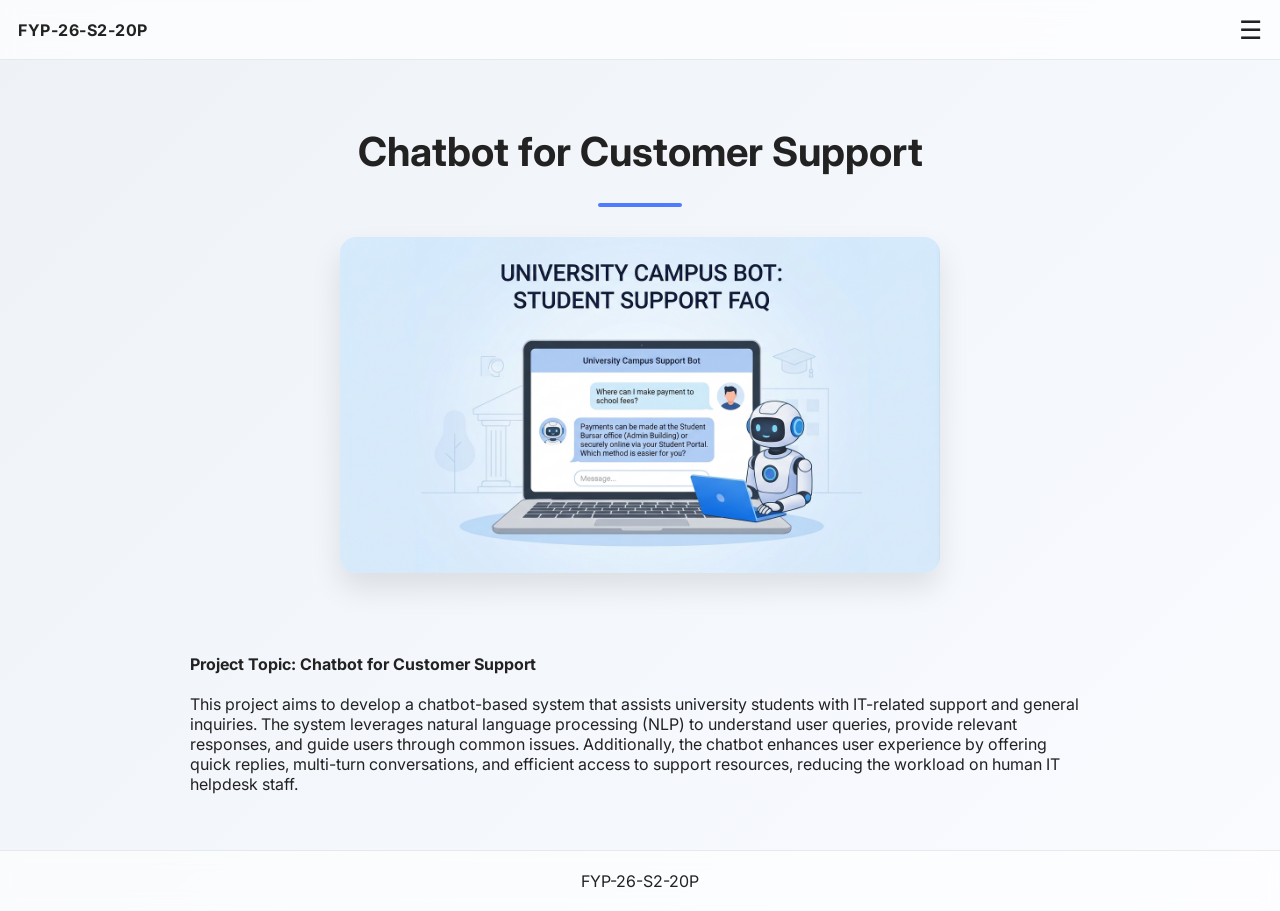
<file: index.html>
<!DOCTYPE html>
<html>
<head>
  <title>Home</title>
  <meta name="viewport" content="width=device-width, initial-scale=1.0">
  <link rel="stylesheet" href="style.css">
</head>

<body>

<div class="topbar">
  <div class="group-title">FYP-26-S2-20P</div>
  <div class="hamburger" onclick="toggleMenu()">☰</div>

  <div class="menu" id="menu">
    <a href="index.html">Project Summary</a>
    <a href="marketing.html">Marketing Tools</a>
    <a href="team.html">About Team</a>
    <a href="doc.html">Documentation</a>
  </div>
</div>

<div class="page-content">
  <h1>Chatbot for Customer Support</h1>
  <hr>

  <div class="image-box">
    <img src="chatbot.png">
  </div><br><br>

  <p>
    <b>Project Topic: Chatbot for Customer Support</b><br><br>

    This project aims to develop a chatbot-based system that assists university students
    with IT-related support and general inquiries. The system leverages natural language
    processing (NLP) to understand user queries, provide relevant responses, and guide users
    through common issues. Additionally, the chatbot enhances user experience by offering
    quick replies, multi-turn conversations, and efficient access to support resources,
    reducing the workload on human IT helpdesk staff.
  </p>
</div>

<footer>FYP-26-S2-20P</footer>

<script src="script.js"></script>
</body>
</html>
</file>
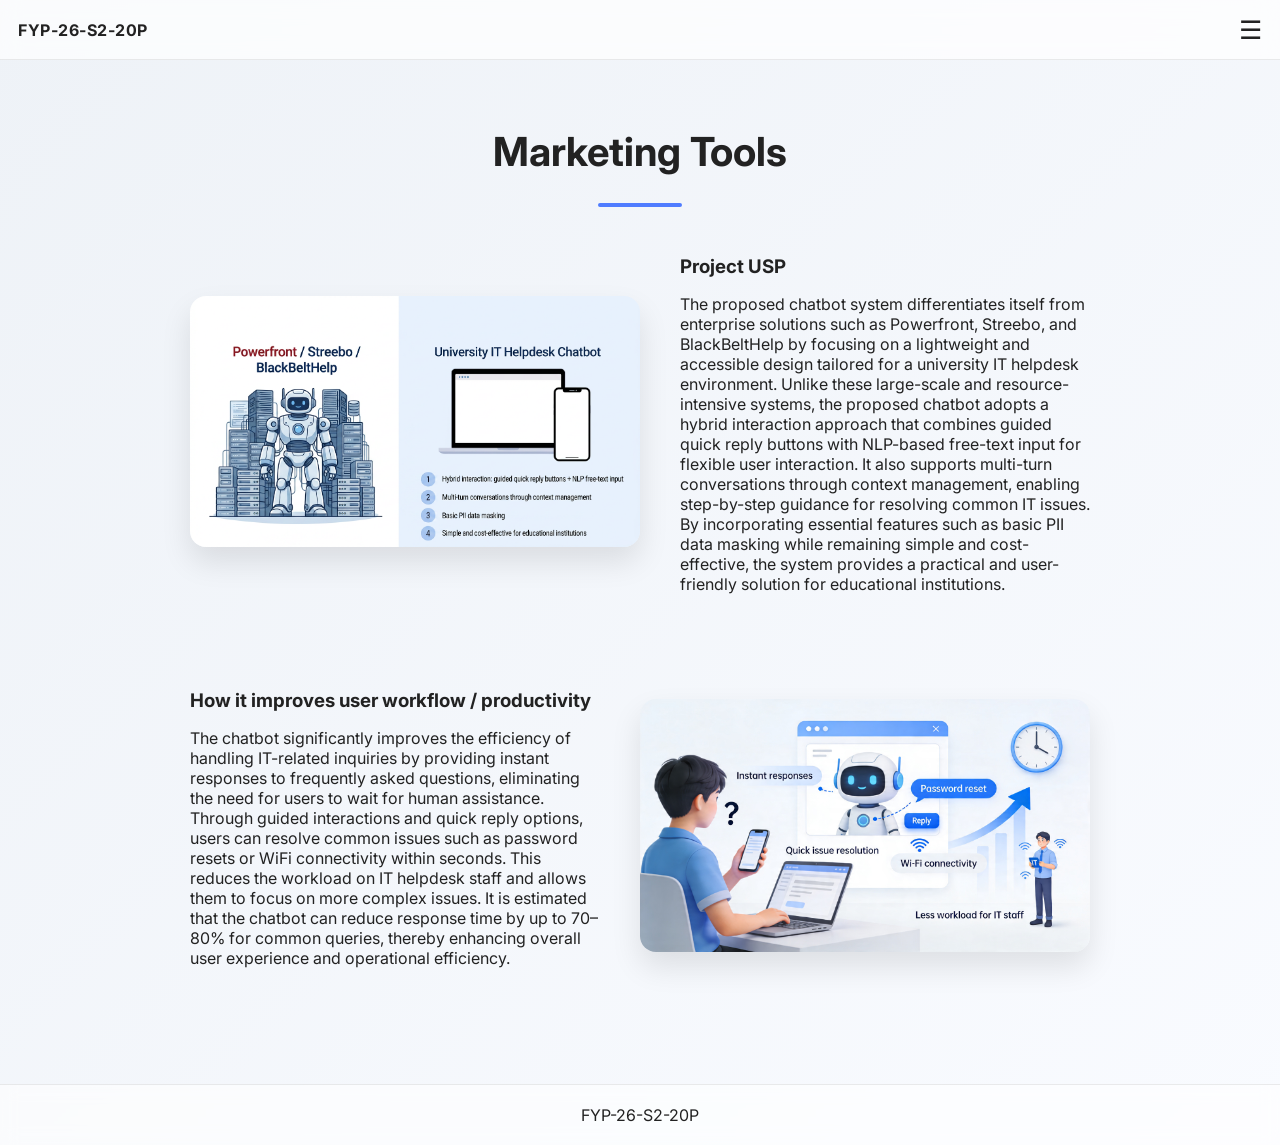
<file: marketing.html>
<!DOCTYPE html>
<html>
<head>
  <title>Marketing Tools</title>
  <meta name="viewport" content="width=device-width, initial-scale=1.0">
  <link rel="stylesheet" href="style.css">
</head>

<body>

<!-- TOP BAR -->
<div class="topbar">
  <div class="group-title">FYP-26-S2-20P</div>
  <div class="hamburger" onclick="toggleMenu()">☰</div>

  <div class="menu" id="menu">
    <a href="index.html">Project Summary</a>
    <a href="marketing.html">Marketing Tools</a>
    <a href="team.html">About Team</a>
    <a href="doc.html">Documentation</a>
  </div>
</div>

<!-- CONTENT -->
<div class="page-content">

  <h1>Marketing Tools</h1>
  <hr>

<!-- USP -->
<div class="section-row">
  <div class="section-image">
    <img src="USP.png">
  </div>

  <div class="section-text">
    <h3>Project USP</h3>
    <p>
      The proposed chatbot system differentiates itself from enterprise solutions such as Powerfront, Streebo, and BlackBeltHelp by focusing on a lightweight and accessible design tailored for a university IT helpdesk environment. Unlike these large-scale and resource-intensive systems, the proposed chatbot adopts a hybrid interaction approach that combines guided quick reply buttons with NLP-based free-text input for flexible user interaction.

      It also supports multi-turn conversations through context management, enabling step-by-step guidance for resolving common IT issues. By incorporating essential features such as basic PII data masking while remaining simple and cost-effective, the system provides a practical and user-friendly solution for educational institutions.
    </p>
  </div>
</div>

<!-- PRODUCTIVITY -->
<div class="section-row reverse">
  <div class="section-image">
    <img src="workflow.png">
  </div>

  <div class="section-text">
    <h3>How it improves user workflow / productivity</h3>
    <p>
      The chatbot significantly improves the efficiency of handling IT-related inquiries by providing instant responses to frequently asked questions, eliminating the need for users to wait for human assistance. Through guided interactions and quick reply options, users can resolve common issues such as password resets or WiFi connectivity within seconds. This reduces the workload on IT helpdesk staff and allows them to focus on more complex issues. It is estimated that the chatbot can reduce response time by up to 70–80% for common queries, thereby enhancing overall user experience and operational efficiency.
    </p>
  </div>
</div>
</div>

<footer>FYP-26-S2-20P</footer>

<script src="script.js"></script>
</body>
</html>
</file>
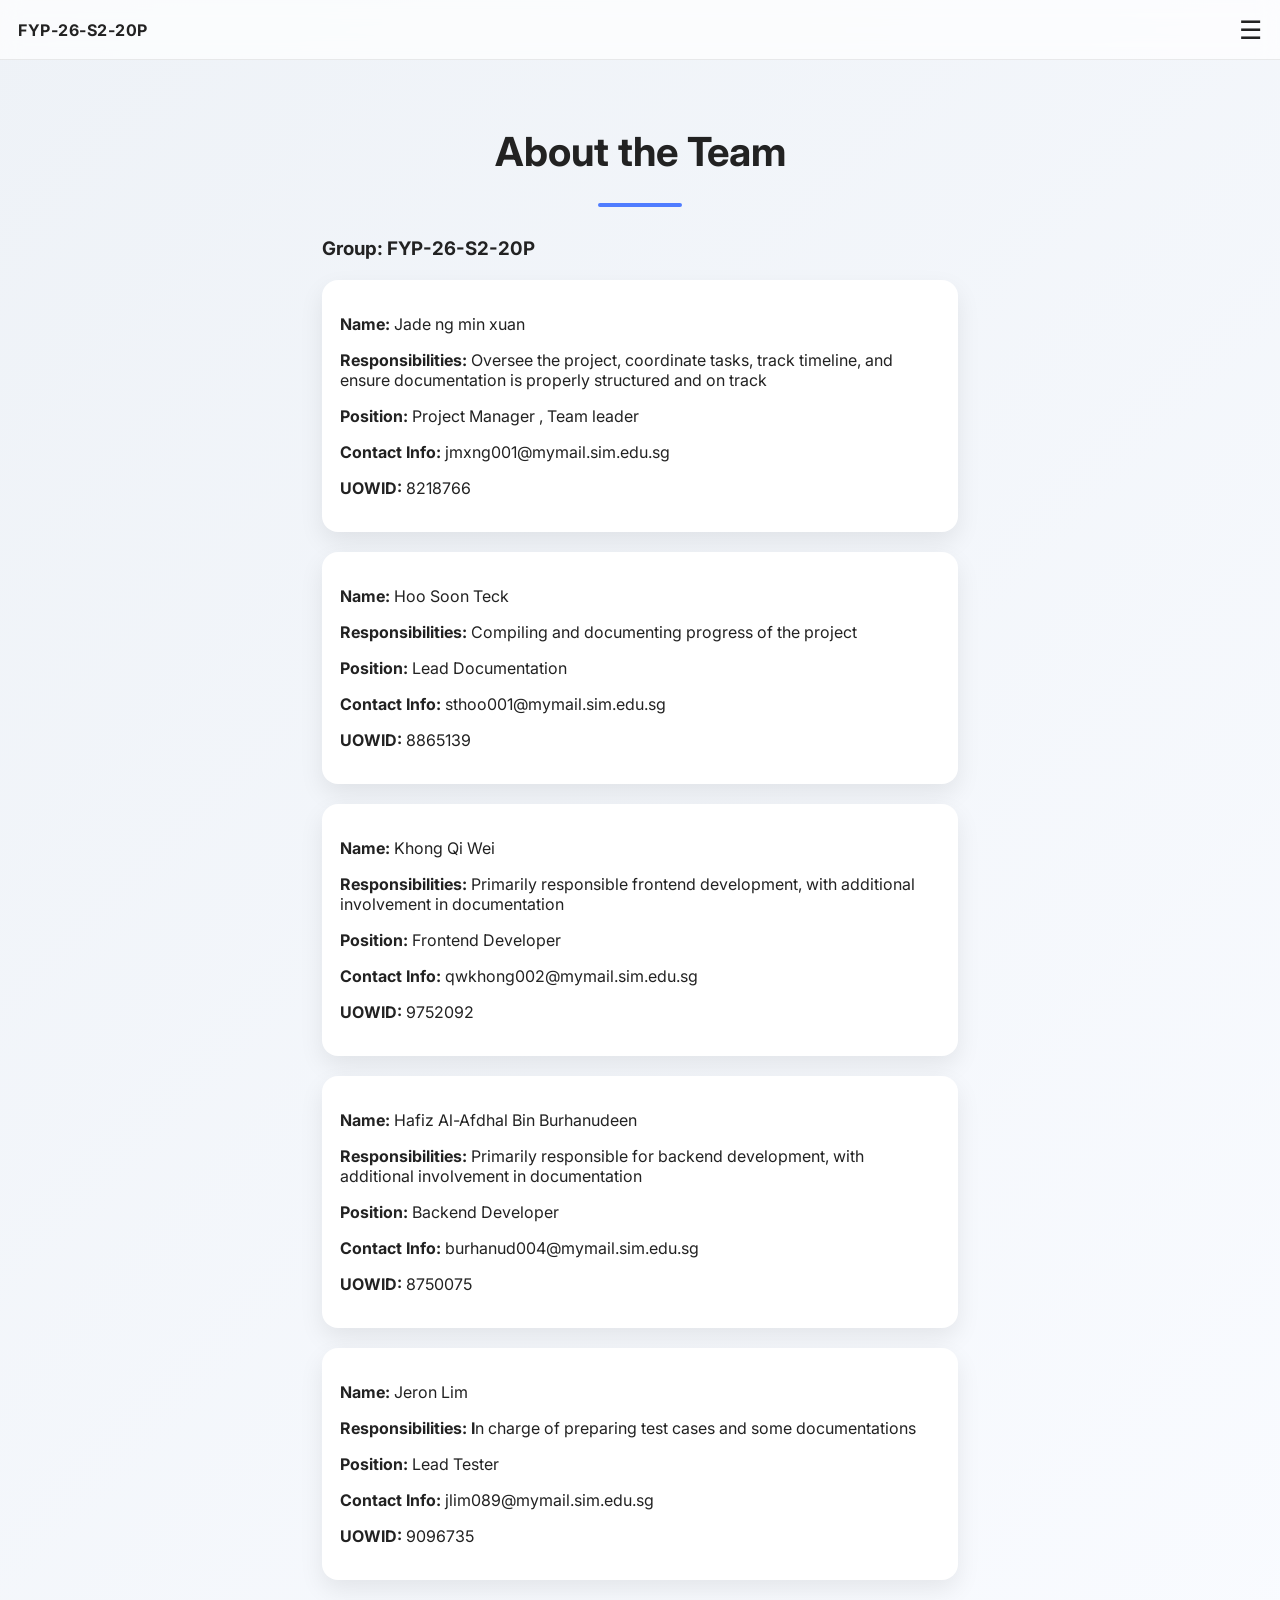
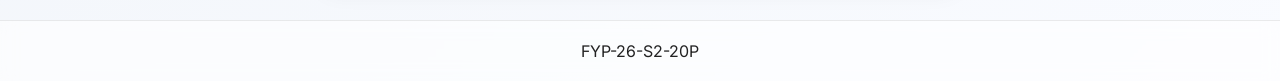
<file: team.html>
<!DOCTYPE html>
<html>
<head>
  <title>Team</title>
  <link rel="stylesheet" href="style.css">
</head>

<body>

<div class="topbar">
  <div class="group-title">FYP-26-S2-20P</div>
  <div class="hamburger" onclick="toggleMenu()">☰</div>

  <div class="menu" id="menu">
    <a href="index.html">Project Summary</a>
    <a href="marketing.html">Marketing Tools</a>
    <a href="team.html">About Team</a>
    <a href="doc.html">Documentation</a>
  </div>
</div>

<div class="page-content">
  <h1>About the Team</h1>
  <hr>

  <h3>Group: FYP-26-S2-20P</h3>
   

  <div class="team-grid">

    <div class="card">
      <p><b>Name: </b>Jade ng min xuan</p>
      <p><b>Responsibilities: </b>Oversee the project, coordinate tasks, track timeline, and ensure documentation is properly structured and on track</p>
      <p><b>Position: </b>Project Manager , Team leader</p>
      <p><b>Contact Info: </b>jmxng001@mymail.sim.edu.sg</p>
      <p><b>UOWID: </b>8218766</p>
    </div>

    <div class="card">
      <p><b>Name: </b>Hoo Soon Teck</p>
      <p><b>Responsibilities: </b>Compiling and documenting progress of the project</p>
      <p><b>Position: </b>Lead Documentation</p>
      <p><b>Contact Info: </b>sthoo001@mymail.sim.edu.sg</p>
      <p><b>UOWID: </b>8865139</p>
    </div>

    <div class="card">
      <p><b>Name: </b>Khong Qi Wei</p>
      <p><b>Responsibilities: </b>Primarily responsible frontend development, with additional involvement in documentation</p>
      <p><b>Position: </b>Frontend Developer</p>
      <p><b>Contact Info: </b>qwkhong002@mymail.sim.edu.sg</p>
      <p><b>UOWID: </b>9752092</p>
    </div>

    <div class="card">
      <p><b>Name: </b>Hafiz Al-Afdhal Bin Burhanudeen</p>
      <p><b>Responsibilities: </b>Primarily responsible for backend development, with additional involvement in documentation</p>
      <p><b>Position: </b>Backend Developer</p>
      <p><b>Contact Info: </b>burhanud004@mymail.sim.edu.sg</p>
      <p><b>UOWID: </b>8750075</p>
    </div>

    <div class="card">
      <p><b>Name: </b>Jeron Lim</p>
      <p><b>Responsibilities: I</b>n charge of preparing test cases and some documentations</p>
      <p><b>Position: </b>Lead Tester</p>
      <p><b>Contact Info: </b>jlim089@mymail.sim.edu.sg</p>
      <p><b>UOWID: </b>9096735</p>
    </div>

  </div>
</div>

<footer>FYP-26-S2-20P</footer>

<script src="script.js"></script>
</body>
</html>
</file>
<file: style.css>
@import url('https://fonts.googleapis.com/css2?family=Inter:wght@300;400;600;700&display=swap');

body {
  margin: 0;
  font-family: "Inter", sans-serif;
  background: linear-gradient(135deg, #eef2f7, #f9fbff);
  color: #222;

  /* NEW */
  min-height: 100vh;
  display: flex;
  flex-direction: column;
}

/* TOP BAR (glass effect) */
.topbar {
  display: flex;
  justify-content: space-between;
  align-items: center;
  padding: 14px 18px;
  background: rgba(255,255,255,0.7);
  backdrop-filter: blur(10px);
  border-bottom: 1px solid rgba(0,0,0,0.08);
  position: sticky;
  top: 0;
  z-index: 100;
}

.group-title {
  font-weight: 700;
  letter-spacing: 0.5px;
}

/* hamburger */
.hamburger {
  font-size: 26px;
  cursor: pointer;
  transition: 0.2s;
}

.hamburger:hover {
  transform: scale(1.1);
}

/* MENU */
.menu {
  position: absolute;
  right: 18px;
  top: 60px;
  background: white;
  border-radius: 12px;
  box-shadow: 0 10px 25px rgba(0,0,0,0.1);
  overflow: hidden;

  display: none;
  flex-direction: column;

  animation: fadeDown 0.25s ease;
}

.menu a {
  padding: 12px 16px;
  text-decoration: none;
  color: #222;
  transition: 0.2s;
  
}

.menu a:hover {
  background: #f2f6ff;
}

/* PAGE */
.page-content {
  flex: 1; /* THIS pushes footer down */
  padding: 40px 20px;
  max-width: 900px;
  margin: auto;
  animation: fadeIn 0.6s ease;
}

h1 {
  text-align: center;
  font-size: 40px;
}



hr {
  width: 80px;
  border: 2px solid #4f7cff;
  margin: 10px auto 30px;
  border-radius: 10px;
}

/* IMAGE */
.image-box {
  display: flex;
  justify-content: center;
  margin: 25px 0;
}

.image-box img {
  width: 100%;
  max-width: 600px;
  border-radius: 16px;
  box-shadow: 0 15px 30px rgba(0,0,0,0.1);
  transition: transform 0.3s;
}

.image-box img:hover {
  transform: scale(1.02);
}

/* CARD */
.card {
  width: 600px;
  background: white;
  padding: 18px;
  border-radius: 16px;
  box-shadow: 0 10px 25px rgba(0,0,0,0.08);
  transition: 0.3s;
}

.card:hover {
  transform: translateY(-5px);
}

.team-grid {
  display: flex;
  flex-direction: column;
  align-items: center;
  gap: 20px;
  margin-top: 20px;
}

/* COLLAPSIBLE */
.collapsible {
  width: 600px;
  max-width: 90%;
  background: white;
  border-radius: 12px;
  box-shadow: 0 8px 20px rgba(0,0,0,0.06);
  overflow: hidden;
}

.collapsible-header {
  padding: 14px;
  font-weight: 600;
  font-size: 23px;
  border-bottom: 1px solid #eee;
}

.content {
  padding: 12px 16px;
}

.content a {
  display: block;
  margin: 6px 0;
  color: #4f7cff;
  text-decoration: none;
}

.doc-container {
  display: flex;
  flex-direction: column;
  align-items: center;
  gap: 20px;
}

.section-row {
  display: flex;
  align-items: center;
  gap: 40px;
  margin-bottom: 60px;
  max-width: 2500px;
  margin-left: auto;
  margin-right: auto;
}

/* flip layout */
.section-row.reverse {
  flex-direction: row-reverse;
}

/* image */
.section-image img {
  flex: 1;
  width: 100%;
  max-width: 450px;
  border-radius: 16px;
  box-shadow: 0 15px 30px rgba(0,0,0,0.1);

  transition: transform 0.3s ease; /* THIS is what you're missing */
}

.section-image img:hover {
  transform: scale(1.02);
}

/* text */
.section-text {
  flex: 1.3;
}

.section-text h3 {
  margin-bottom: 10px;
}


/* FOOTER */
footer {
  text-align: center;
  padding: 20px;
  background: rgba(255,255,255,0.6);
  backdrop-filter: blur(8px);
  border-top: 1px solid rgba(0,0,0,0.08);
}

/* ANIMATIONS */
@keyframes fadeIn {
  from { opacity: 0; transform: translateY(10px); }
  to { opacity: 1; transform: translateY(0); }
}

@keyframes fadeDown {
  from { opacity: 0; transform: translateY(-10px); }
  to { opacity: 1; transform: translateY(0); }
}

/* MOBILE */
@media (max-width: 600px) {
  h1 { font-size: 24px; }
}
</file>
